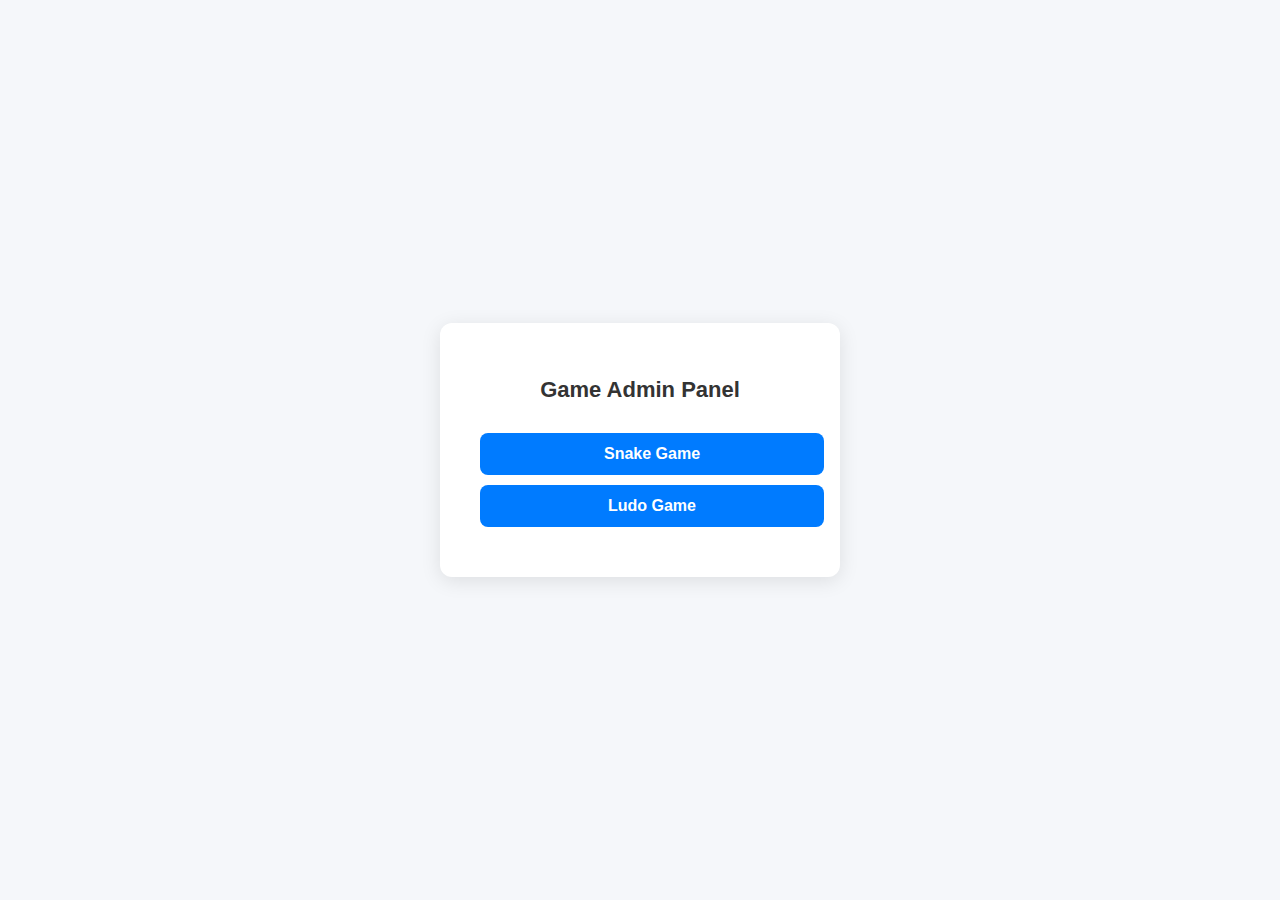
<file: z/games/index.html>
<!DOCTYPE html>
<html lang="en">
<head>
  <meta charset="UTF-8">
  <meta name="viewport" content="width=device-width, initial-scale=1.0">
  <title>Game Admin Panel</title>
  <style>
    body {
      font-family: Arial, sans-serif;
      background: #f5f7fa;
      margin: 0;
      padding: 0;
      display: flex;
      justify-content: center;
      align-items: center;
      height: 100vh;
    }
    .container {
      background: #fff;
      padding: 40px;
      border-radius: 12px;
      box-shadow: 0 4px 20px rgba(0,0,0,0.1);
      text-align: center;
      width: 320px;
    }
    h1 {
      font-size: 22px;
      margin-bottom: 30px;
      color: #333;
    }
    .btn {
      display: block;
      width: 100%;
      padding: 12px;
      margin: 10px 0;
      font-size: 16px;
      font-weight: 600;
      text-decoration: none;
      background: #007bff;
      color: #fff;
      border-radius: 8px;
      transition: background 0.3s;
    }
    .btn:hover {
      background: #0056b3;
    }
  </style>
</head>
<body>

  <div class="container">
    <h1>Game Admin Panel</h1>
    <a href="./snake_game/game.php" class="btn">Snake Game</a>
    <a href="./ludo_game/game.php" class="btn">Ludo Game</a>
  </div>

</body>
</html>
</file>
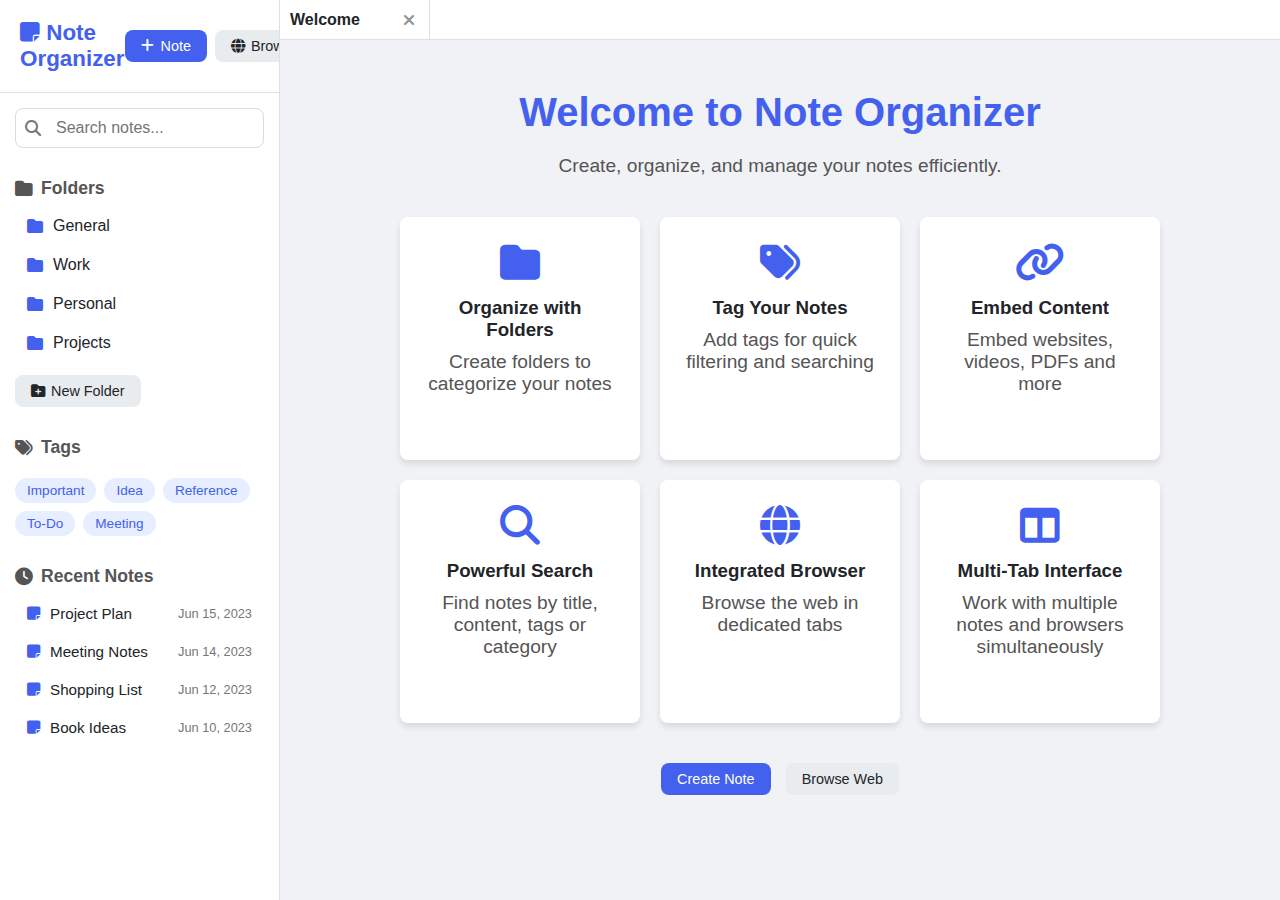
<file: z/t/note-organizer/index.html>
<!DOCTYPE html>
<html lang="en">
<head>
    <meta charset="UTF-8">
    <meta name="viewport" content="width=device-width, initial-scale=1.0">
    <title>Note Organizer</title>
    <link rel="stylesheet" href="style.css">
    <link rel="stylesheet" href="https://cdnjs.cloudflare.com/ajax/libs/font-awesome/6.4.0/css/all.min.css">
</head>
<body>
    <!-- Main container -->
    <div class="app-container">
        <!-- Sidebar -->
        <div class="sidebar">
            <div class="sidebar-header">
                <h2><i class="fas fa-sticky-note"></i> Note Organizer</h2>
                <div class="btn-group">
                    <button id="new-note-btn" class="btn btn-primary">
                        <i class="fas fa-plus"></i> Note
                    </button>
                    <button id="new-browser-btn" class="btn btn-secondary">
                        <i class="fas fa-globe"></i> Browser
                    </button>
                </div>
            </div>
            
            <div class="search-box">
                <input type="text" id="search-input" placeholder="Search notes...">
                <i class="fas fa-search"></i>
            </div>
            
            <div class="folders-section">
                <h3><i class="fas fa-folder"></i> Folders</h3>
                <ul id="folders-list">
                    <!-- Folders will be loaded here -->
                </ul>
                <button id="new-folder-btn" class="btn btn-secondary">
                    <i class="fas fa-folder-plus"></i> New Folder
                </button>
            </div>
            
            <div class="tags-section">
                <h3><i class="fas fa-tags"></i> Tags</h3>
                <div id="tags-container">
                    <!-- Tags will be loaded here -->
                </div>
            </div>
            
            <div class="recent-notes">
                <h3><i class="fas fa-clock"></i> Recent Notes</h3>
                <ul id="recent-notes-list">
                    <!-- Recent notes will be loaded here -->
                </ul>
            </div>
        </div>
        
        <!-- Main Content -->
        <div class="main-content">
            <!-- Tab Bar -->
            <div class="tab-bar" id="tab-bar">
                <div class="tab active" data-tab="welcome">
                    <span>Welcome</span>
                    <i class="fas fa-times close-tab"></i>
                </div>
                <!-- Tabs will be added here dynamically -->
            </div>
            
            <!-- Tab Content -->
            <div class="tab-content" id="tab-content">
                <!-- Welcome Tab -->
                <div class="tab-pane active" id="welcome-tab">
                    <div class="welcome-content">
                        <h1>Welcome to Note Organizer</h1>
                        <p>Create, organize, and manage your notes efficiently.</p>
                        <div class="features">
                            <div class="feature-card">
                                <i class="fas fa-folder"></i>
                                <h3>Organize with Folders</h3>
                                <p>Create folders to categorize your notes</p>
                            </div>
                            <div class="feature-card">
                                <i class="fas fa-tags"></i>
                                <h3>Tag Your Notes</h3>
                                <p>Add tags for quick filtering and searching</p>
                            </div>
                            <div class="feature-card">
                                <i class="fas fa-link"></i>
                                <h3>Embed Content</h3>
                                <p>Embed websites, videos, PDFs and more</p>
                            </div>
                            <div class="feature-card">
                                <i class="fas fa-search"></i>
                                <h3>Powerful Search</h3>
                                <p>Find notes by title, content, tags or category</p>
                            </div>
                            <div class="feature-card">
                                <i class="fas fa-globe"></i>
                                <h3>Integrated Browser</h3>
                                <p>Browse the web in dedicated tabs</p>
                            </div>
                            <div class="feature-card">
                                <i class="fas fa-columns"></i>
                                <h3>Multi-Tab Interface</h3>
                                <p>Work with multiple notes and browsers simultaneously</p>
                            </div>
                        </div>
                        <div class="welcome-actions">
                            <button id="create-note-btn" class="btn btn-primary">Create Note</button>
                            <button id="browse-web-btn" class="btn btn-secondary">Browse Web</button>
                        </div>
                    </div>
                </div>
                
                <!-- Note Editor Template (hidden) -->
                <div class="tab-pane note-editor" id="note-template" style="display:none;">
                    <div class="note-header">
                        <input type="text" class="note-title" placeholder="Note Title">
                        <div class="note-meta">
                            <select class="note-category">
                                <option value="">Select Category</option>
                                <option value="Work">Work</option>
                                <option value="Personal">Personal</option>
                                <option value="Study">Study</option>
                                <option value="Ideas">Ideas</option>
                            </select>
                            <input type="text" class="note-tags" placeholder="Tags (comma separated)">
                            <div class="note-actions">
                                <button class="btn btn-sm btn-view"><i class="fas fa-eye"></i> View</button>
                                <button class="btn btn-sm btn-save">Save</button>
                            </div>
                        </div>
                    </div>
                    <div class="note-content">
                        <div class="toolbar">
                            <button class="toolbar-btn" data-action="bold"><i class="fas fa-bold"></i></button>
                            <button class="toolbar-btn" data-action="italic"><i class="fas fa-italic"></i></button>
                            <button class="toolbar-btn" data-action="underline"><i class="fas fa-underline"></i></button>
                            <button class="toolbar-btn" data-action="link"><i class="fas fa-link"></i></button>
                            <button class="toolbar-btn" data-action="embed"><i class="fas fa-code"></i></button>
                            <button class="toolbar-btn" data-action="image"><i class="fas fa-image"></i></button>
                            <button class="toolbar-btn" data-action="list"><i class="fas fa-list"></i></button>
                            <button class="toolbar-btn" data-action="code"><i class="fas fa-code"></i></button>
                        </div>
                        <div class="editor" contenteditable="true" placeholder="Start writing your note..."></div>
                    </div>
                </div>
                
                <!-- Browser Tab Template (hidden) -->
                <div class="tab-pane browser-tab" id="browser-template" style="display:none;">
                    <div class="browser-controls">
                        <button class="btn btn-sm btn-back"><i class="fas fa-arrow-left"></i></button>
                        <button class="btn btn-sm btn-forward"><i class="fas fa-arrow-right"></i></button>
                        <button class="btn btn-sm btn-refresh"><i class="fas fa-sync"></i></button>
                        <input type="text" class="browser-url" placeholder="Enter URL to browse...">
                        <button class="btn btn-sm btn-go">Go</button>
                        <button class="btn btn-sm btn-home"><i class="fas fa-home"></i></button>
                    </div>
                    <iframe class="browser-frame" src="about:blank" sandbox="allow-same-origin allow-scripts allow-forms allow-popups allow-modals"></iframe>
                </div>
            </div>
        </div>
    </div>

    <!-- Modals -->
    <div id="new-folder-modal" class="modal">
        <div class="modal-content">
            <h3>Create New Folder</h3>
            <input type="text" id="folder-name" placeholder="Folder Name">
            <div class="modal-actions">
                <button id="create-folder-btn" class="btn btn-primary">Create</button>
                <button id="cancel-folder-btn" class="btn btn-secondary">Cancel</button>
            </div>
        </div>
    </div>

    <div id="embed-modal" class="modal">
        <div class="modal-content">
            <h3>Embed Content</h3>
            <select id="embed-type">
                <option value="website">Website</option>
                <option value="youtube">YouTube Video</option>
                <option value="pdf">PDF Document</option>
                <option value="video">Video File</option>
                <option value="image">Image</option>
            </select>
            <input type="text" id="embed-url" placeholder="Enter URL">
            <div class="modal-actions">
                <button id="embed-btn" class="btn btn-primary">Embed</button>
                <button id="cancel-embed-btn" class="btn btn-secondary">Cancel</button>
            </div>
        </div>
    </div>

    <script src="script.js"></script>
</body>
</html>
</file>
<file: z/t/note-organizer/style.css>
/* Reset and Base Styles */
* {
    margin: 0;
    padding: 0;
    box-sizing: border-box;
}

:root {
    --primary-color: #4361ee;
    --secondary-color: #3f37c9;
    --accent-color: #4cc9f0;
    --light-color: #f8f9fa;
    --dark-color: #212529;
    --success-color: #4ade80;
    --warning-color: #facc15;
    --danger-color: #f87171;
    --sidebar-width: 280px;
    --tab-height: 40px;
    --border-radius: 8px;
    --box-shadow: 0 4px 6px rgba(0, 0, 0, 0.1);
    --transition: all 0.3s ease;
}

body {
    font-family: 'Segoe UI', Tahoma, Geneva, Verdana, sans-serif;
    background-color: #f0f2f5;
    color: var(--dark-color);
    height: 100vh;
    overflow: hidden;
}

.app-container {
    display: flex;
    height: 100vh;
}

/* Sidebar Styles */
.sidebar {
    width: var(--sidebar-width);
    background: white;
    border-right: 1px solid #e0e0e0;
    display: flex;
    flex-direction: column;
    overflow: hidden;
}

.sidebar-header {
    padding: 20px;
    border-bottom: 1px solid #e0e0e0;
    display: flex;
    justify-content: space-between;
    align-items: center;
}

.sidebar-header h2 {
    font-size: 1.4rem;
    font-weight: 600;
    color: var(--primary-color);
}

.btn-group {
    display: flex;
    gap: 8px;
}

.search-box {
    padding: 15px;
    position: relative;
}

.search-box input {
    width: 100%;
    padding: 10px 15px 10px 40px;
    border: 1px solid #ddd;
    border-radius: var(--border-radius);
    font-size: 1rem;
    outline: none;
    transition: var(--transition);
}

.search-box input:focus {
    border-color: var(--primary-color);
    box-shadow: 0 0 0 3px rgba(67, 97, 238, 0.2);
}

.search-box i {
    position: absolute;
    left: 25px;
    top: 50%;
    transform: translateY(-50%);
    color: #777;
}

.folders-section, .tags-section, .recent-notes {
    padding: 0 15px 15px;
}

.folders-section h3, .tags-section h3, .recent-notes h3 {
    padding: 15px 0 10px;
    font-size: 1.1rem;
    color: #555;
    display: flex;
    align-items: center;
    gap: 8px;
}

#folders-list, #recent-notes-list {
    list-style: none;
    margin-bottom: 15px;
}

#folders-list li, #recent-notes-list li {
    padding: 8px 12px;
    border-radius: var(--border-radius);
    margin-bottom: 5px;
    cursor: pointer;
    transition: var(--transition);
    display: flex;
    align-items: center;
    gap: 10px;
}

#folders-list li:hover, #recent-notes-list li:hover {
    background-color: #f0f4ff;
}

#folders-list li.active, #recent-notes-list li.active {
    background-color: #e6eeff;
    color: var(--primary-color);
    font-weight: 500;
}

#folders-list li i, #recent-notes-list li i {
    color: var(--primary-color);
}

.btn {
    padding: 8px 16px;
    border: none;
    border-radius: var(--border-radius);
    font-size: 0.9rem;
    font-weight: 500;
    cursor: pointer;
    transition: var(--transition);
    display: inline-flex;
    align-items: center;
    gap: 6px;
}

.btn-primary {
    background-color: var(--primary-color);
    color: white;
}

.btn-primary:hover {
    background-color: var(--secondary-color);
}

.btn-secondary {
    background-color: #e9ecef;
    color: var(--dark-color);
}

.btn-secondary:hover {
    background-color: #dee2e6;
}

.btn-sm {
    padding: 6px 12px;
    font-size: 0.85rem;
}

/* Main Content Styles */
.main-content {
    flex: 1;
    display: flex;
    flex-direction: column;
    overflow: hidden;
}

/* Tab Bar */
.tab-bar {
    height: var(--tab-height);
    background: white;
    border-bottom: 1px solid #e0e0e0;
    display: flex;
    overflow-x: auto;
    scrollbar-width: none;
}

.tab-bar::-webkit-scrollbar {
    display: none;
}

.tab {
    min-width: 150px;
    height: 100%;
    padding: 0 10px;
    display: flex;
    align-items: center;
    justify-content: space-between;
    background: #f8f9fa;
    border-right: 1px solid #e0e0e0;
    cursor: pointer;
    transition: var(--transition);
}

.tab.active {
    background: white;
    font-weight: 600;
}

.tab:hover {
    background: #f0f0f0;
}

.tab .close-tab {
    opacity: 0.5;
    padding: 4px;
    border-radius: 50%;
}

.tab .close-tab:hover {
    opacity: 1;
    background: #f0f0f0;
}

/* Tab Content */
.tab-content {
    flex: 1;
    overflow: hidden;
    position: relative;
}

.tab-pane {
    display: none;
    height: 100%;
    overflow: auto;
}

.tab-pane.active {
    display: block;
}

/* Welcome Content */
.welcome-content {
    max-width: 800px;
    margin: 50px auto;
    padding: 0 20px;
    text-align: center;
}

.welcome-content h1 {
    font-size: 2.5rem;
    margin-bottom: 20px;
    color: var(--primary-color);
}

.welcome-content p {
    font-size: 1.2rem;
    color: #555;
    margin-bottom: 40px;
}

.features {
    display: grid;
    grid-template-columns: repeat(auto-fit, minmax(200px, 1fr));
    gap: 20px;
    margin: 40px 0;
}

.feature-card {
    background: white;
    padding: 25px;
    border-radius: var(--border-radius);
    box-shadow: var(--box-shadow);
    transition: var(--transition);
}

.feature-card:hover {
    transform: translateY(-5px);
    box-shadow: 0 6px 12px rgba(0, 0, 0, 0.15);
}

.feature-card i {
    font-size: 2.5rem;
    color: var(--primary-color);
    margin-bottom: 15px;
}

.feature-card h3 {
    margin-bottom: 10px;
    color: var(--dark-color);
}

.welcome-actions {
    margin-top: 30px;
    display: flex;
    justify-content: center;
    gap: 15px;
}

/* Note Editor */
.note-header {
    padding: 20px;
    border-bottom: 1px solid #e0e0e0;
    background: white;
    display: flex;
    flex-direction: column;
    gap: 15px;
}

.note-title {
    width: 100%;
    font-size: 1.8rem;
    font-weight: 600;
    border: none;
    outline: none;
    margin-bottom: 15px;
    padding: 5px 0;
}

.note-meta {
    display: flex;
    gap: 15px;
    align-items: center;
    flex-wrap: wrap;
}

.note-category, .note-tags {
    padding: 8px 12px;
    border: 1px solid #ddd;
    border-radius: var(--border-radius);
    font-size: 1rem;
    outline: none;
    flex: 1;
    min-width: 150px;
}

.note-category:focus, .note-tags:focus {
    border-color: var(--primary-color);
    box-shadow: 0 0 0 3px rgba(67, 97, 238, 0.2);
}

.note-actions {
    display: flex;
    gap: 10px;
}

.toolbar {
    padding: 10px 20px;
    background: #f8f9fa;
    border-bottom: 1px solid #e0e0e0;
    display: flex;
    gap: 8px;
    flex-wrap: wrap;
}

.toolbar-btn {
    width: 36px;
    height: 36px;
    border: 1px solid #ddd;
    border-radius: 4px;
    background: white;
    display: flex;
    align-items: center;
    justify-content: center;
    cursor: pointer;
    transition: var(--transition);
}

.toolbar-btn:hover {
    background: #e9ecef;
    border-color: #bbb;
}

.editor {
    padding: 20px;
    min-height: calc(100vh - 220px);
    outline: none;
    line-height: 1.6;
    font-size: 1.1rem;
}

.editor:focus {
    outline: none;
}

.editor[placeholder]:empty:before {
    content: attr(placeholder);
    color: #aaa;
    font-style: italic;
}

/* Browser Tab */
.browser-controls {
    padding: 10px 15px;
    background: white;
    border-bottom: 1px solid #e0e0e0;
    display: flex;
    gap: 10px;
    align-items: center;
}

.browser-url {
    flex: 1;
    padding: 8px 12px;
    border: 1px solid #ddd;
    border-radius: var(--border-radius);
    font-size: 1rem;
    outline: none;
}

.browser-url:focus {
    border-color: var(--primary-color);
    box-shadow: 0 0 0 3px rgba(67, 97, 238, 0.2);
}

.browser-frame {
    width: 100%;
    height: calc(100vh - 120px);
    border: none;
}

/* Tags Container */
#tags-container {
    display: flex;
    flex-wrap: wrap;
    gap: 8px;
    margin-top: 10px;
}

.tag {
    background: #e6eeff;
    color: var(--primary-color);
    padding: 5px 12px;
    border-radius: 20px;
    font-size: 0.85rem;
    cursor: pointer;
    transition: var(--transition);
}

.tag:hover {
    background: #d0d9ff;
}

/* Recent Notes */
#recent-notes-list li {
    font-size: 0.95rem;
}

#recent-notes-list li .note-date {
    font-size: 0.8rem;
    color: #777;
    margin-left: auto;
}

/* Modals */
.modal {
    display: none;
    position: fixed;
    top: 0;
    left: 0;
    width: 100%;
    height: 100%;
    background: rgba(0, 0, 0, 0.5);
    z-index: 1000;
    justify-content: center;
    align-items: center;
}

.modal-content {
    background: white;
    padding: 25px;
    border-radius: var(--border-radius);
    width: 90%;
    max-width: 500px;
    box-shadow: 0 10px 25px rgba(0, 0, 0, 0.2);
}

.modal-content h3 {
    margin-bottom: 20px;
    color: var(--dark-color);
}

.modal-content input, .modal-content select {
    width: 100%;
    padding: 12px;
    margin-bottom: 20px;
    border: 1px solid #ddd;
    border-radius: var(--border-radius);
    font-size: 1rem;
    outline: none;
}

.modal-content input:focus, .modal-content select:focus {
    border-color: var(--primary-color);
    box-shadow: 0 0 0 3px rgba(67, 97, 238, 0.2);
}

.modal-actions {
    display: flex;
    justify-content: flex-end;
    gap: 10px;
}

/* Responsive Design */
@media (max-width: 768px) {
    .sidebar {
        width: 220px;
    }
    
    .tab {
        min-width: 120px;
        font-size: 0.9rem;
    }
    
    .feature-card {
        padding: 15px;
    }
    
    .note-meta {
        flex-direction: column;
        align-items: stretch;
    }
    
    .note-actions {
        justify-content: center;
    }
}
</file>
